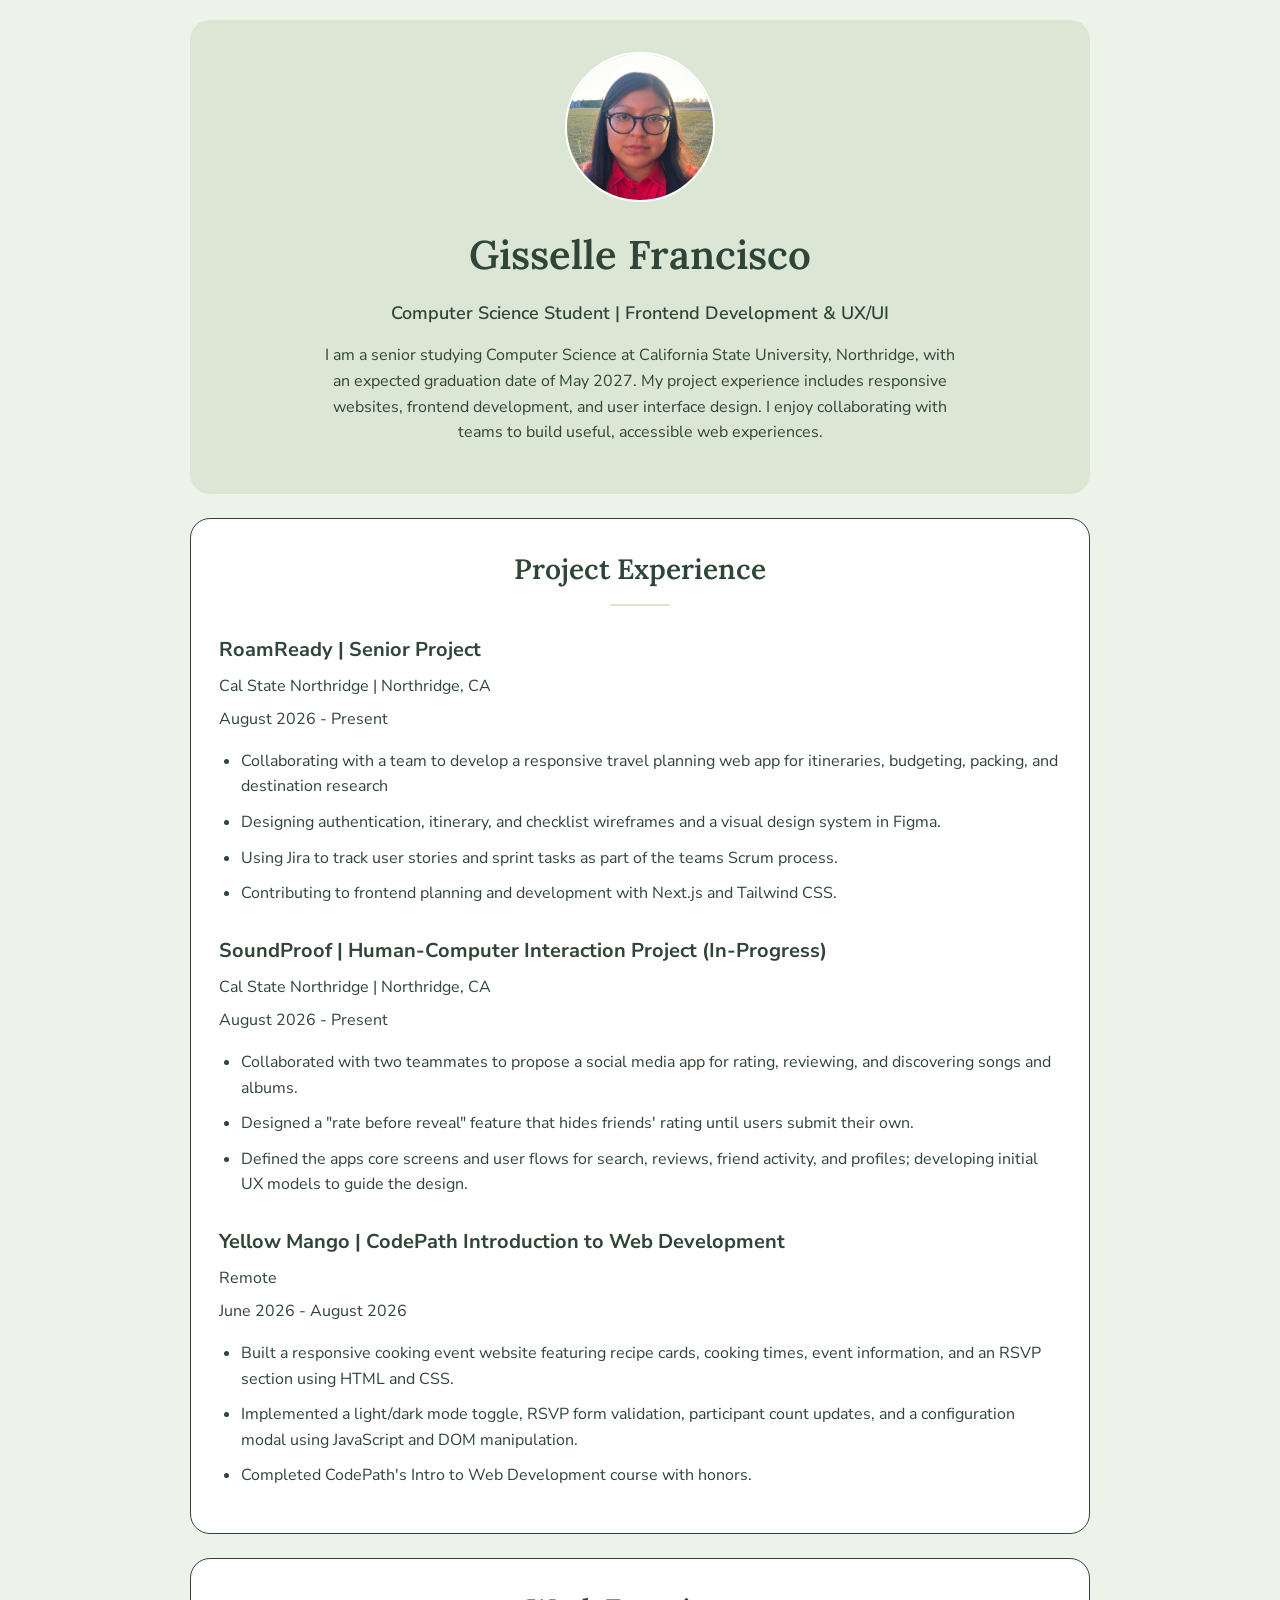
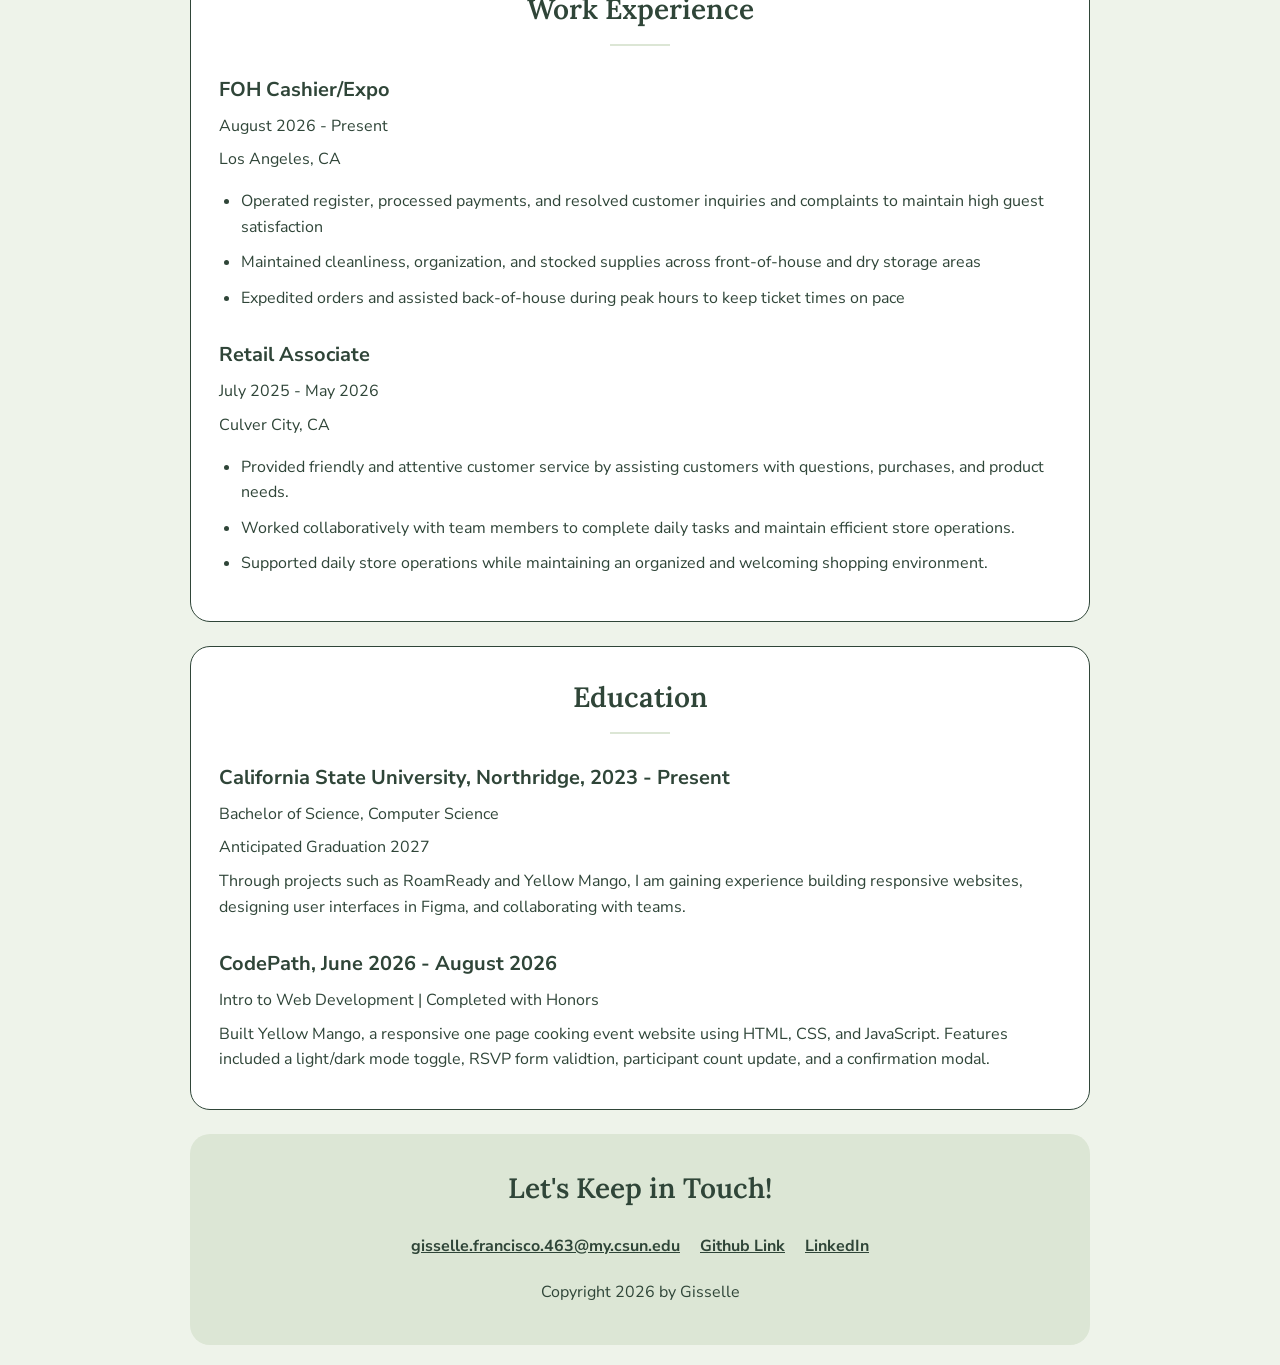
<file: Comp484-hw8/index.html>
<!DOCTYPE html>
<html lang="en">
<head>
    <meta charset="UTF-8">
    <meta name="viewport" content="width=device-width, initial-scale=1.0">
    <title>Gisselle Francisco | Resume</title>
  
    <link
        href="https://fonts.googleapis.com/css2?family=Lora:wght@600&family=Nunito+Sans:wght@400;700&display=swap"
        rel="stylesheet"
    >
      <link href="css/styles.css" rel="stylesheet">
</head>
<body>
    <!-- // Intro -->
    <header>
        
        <img src="images/Resume-image.jpg" alt="Gisselle Francisco">
        <h1>Gisselle Francisco</h1>
        <h2>Computer Science Student | Frontend Development &amp; UX/UI</h2>
        <p>
            I am a senior studying Computer Science at California State University, Northridge, with an expected graduation date of May 2027. My project experience includes responsive websites, frontend development, and user interface design. I enjoy collaborating with teams to build useful, accessible web experiences.
        </p>
    </header>
    
    <main> 
        
        <!-- // Project Experience -->
        <section class="project-experience">   
            <h2>Project Experience</h2>
            <!-- Job Details: copy this whole block to add more jobs -->
             <h3>RoamReady | Senior Project</h3>
             <p>Cal State Northridge | Northridge, CA</p>
             <p>August 2026 - Present</p>

             <ul>
                <li>Collaborating with a team to develop a responsive travel planning web app for itineraries, budgeting, packing, and destination research</li>
                <li>Designing authentication, itinerary, and checklist wireframes and a visual design system in Figma.</li>
                <li>Using Jira to track user stories and sprint tasks as part of the teams Scrum process.</li>
                <li>Contributing to frontend planning and development with Next.js and Tailwind CSS.</li>
             </ul>

            <h3>SoundProof | Human-Computer Interaction Project (In-Progress)</h3>
            <p>Cal State Northridge | Northridge, CA</p>
            <p>August 2026 - Present</p>
            
            <!-- This list can be deleted if you don't want to use it. -->
            <ul>
                <li>Collaborated with two teammates to propose a social media app for rating, reviewing, and discovering songs and albums.</li>
                <li>Designed a "rate before reveal" feature that hides friends' rating until users submit their own.</li>
                <li>Defined the apps core screens and user flows for search, reviews, friend activity, and profiles; developing initial UX models to guide the design.</li>

            </ul>
            <!-- end of Job Details block. -->
            


            <!-- Job Details: copy this whole block to add more jobs -->
            <h3>Yellow Mango | CodePath Introduction to Web Development</h3>
            <p>Remote</p>
            <p>June 2026 - August 2026</p>
            
            <!-- This list can be deleted if you don't want to use it. -->
            <ul>
                <li>Built a responsive cooking event website featuring recipe cards, cooking times, event information, and an RSVP section using HTML and CSS.</li>
                <li>Implemented a light/dark mode toggle, RSVP form validation, participant count updates, and a configuration modal using JavaScript and DOM manipulation.</li>
                <li>Completed CodePath's Intro to Web Development course with honors.</li>
            
            </ul>

            
        </section>

        <!-- // Work Experience -->
         <section class="work-experience">
            <h2>Work Experience</h2>
            <h3>FOH Cashier/Expo</h3>

            <p>August 2026 - Present</p>
            <p>Los Angeles, CA</p>
            <ul>
                <li>Operated register, processed payments, and resolved customer inquiries and complaints to maintain high guest satisfaction</li>
                <li>Maintained cleanliness, organization, and stocked supplies across front-of-house and dry storage areas</li>
                <li>
                    Expedited orders and assisted back-of-house during peak hours to keep ticket times on pace
                </li>
            </ul>

            <h3>Retail Associate</h3>
            <p>July 2025 - May 2026</p>
            <P>Culver City, CA</P>
            <ul>
                <li>Provided friendly and attentive customer service by assisting customers with questions, purchases, and product needs.</li>
                <li>Worked collaboratively with team members to complete daily tasks and maintain efficient store operations.</li>
                <li>Supported daily store operations while maintaining an organized and welcoming shopping environment.</li>
            </ul>
         </section>

        <!-- // Education -->
        <section class="education">
            <h2>Education</h2>

            <!-- School details: copy this whole block to add more schools. -->
            <h3>California State University, Northridge, 2023 - Present</h3>
            <p>Bachelor of Science, Computer Science</p>
            <p>Anticipated Graduation 2027</p>
            
            <!-- Add as many paragraphs as you need. -->
            <p>Through projects such as RoamReady and Yellow Mango, I am gaining experience building responsive websites, designing user interfaces in Figma, and collaborating with teams.</p>
            <!-- End of school details. -->

            <!-- School details: copy this whole block to add more schools. -->
            <h3>CodePath, June 2026 - August 2026</h3>
            <p>Intro to Web Development | Completed with Honors</p>
            
            <!-- Add as many paragraphs as you need. -->
            <p>Built Yellow Mango, a responsive one page cooking event website using HTML, CSS, and JavaScript. Features included a light/dark mode toggle, RSVP form validtion, participant count update, and a confirmation modal.</p>
            <!-- End of school details. -->
        </section>
    </main>
    
    <!-- // Footer & contact info -->
    <footer>
        <h2>Let's Keep in Touch!</h2>
        
        <!-- Social media and contact links. Add or remove any networks. -->
        <div>
            <a href="mailto:gisselle.francisco.463@my.csun.edu">gisselle.francisco.463@my.csun.edu</a>
            <a href="https://github.com/gissellefrancisco463-ux" target="_blank">Github Link</a>
            <a href="https://www.linkedin.com/in/gisselle-francisco-b83067249/?isSelfProfile=true" target="_blank">LinkedIn</a>
        </div>

        <p>Copyright 2026 by Gisselle</p>
    </footer>
</body>
</html>
</file>
<file: Comp484-hw8/css/styles.css>
/* Color Palette
#EEF3EA - color 1 
#2F4538 - color 2
#DCE6D5 - color 3
#FFFFFF - color 4
*/

/* Global styles 
------------------------------------*/
*{
    box-sizing: border-box;
}

body {
    background: #EEF3EA;
    margin: 0;
    padding: 20px;
    color: #2f4538;
    font-family: "Nunito Sans", Arial, Sans-serif;
    font-size: 16px;
    font-weight: 400;
    line-height: 1.6;
}

header, main, footer {
    max-width: 900px;
    margin: 0 auto;
}

h1, h2{
    font-family: "Lora", Georgia, serif;
    font-weight: 600;
}

h1 {
    font-size: 40px;
    margin: 12px 0;
}

h2 {
    font-size: 28px;
    margin-top: 0;
}

h3 {
    font-size: 20px;
    font-weight: 700;
    margin-top: 28px;
    margin-bottom: 6px;
}

p {
    margin: 8px 0;
}

section {
    margin: 24px 0;
    padding: 28px;
    border: 1px solid #2f4538;
    border-radius: 20px;

}

section h2{
    text-align: center;
}

section h2::after{
    content: "";
    display: block;
    height: 2px;
    width: 60px;
    margin: 12px auto 24px;
    background: #dce6d5;


}

ul{
    padding-left: 22px;
}

li {
    margin-bottom: 10px;
}

a {
    color: #2f4538;
    font-weight: 700;
    overflow-wrap: anywhere;
}

a:hover{
    text-decoration-thickness: 2px;
}

/* Header & Footer 
------------------------------------*/
header, footer {
    background: #dce6d5;
    padding: 32px;
    border-radius: 20px;
    text-align: center;
}

header img {
    width: 150px;
    height: 150px;
    object-fit: cover;
    border-radius: 50%;
    border: 2px solid #ffff;

}

header h2{
    font-family: "Nunito Sans", Arial, sans-serif;
    font-size: 18px;
}

header p {
    max-width: 650px;
    margin: 16px auto;
}

footer div {
    display: flex;
    flex-wrap: wrap;
    justify-content: center;
    gap: 12px 20px;
}

footer p{
    margin-top: 20px;
}

/* Work Experience
------------------------------------*/
.work-experience {
    background: #ffff;
}

.project-experience {
    background: #FFFFFF;
}


/* Education
------------------------------------*/
.education {
    background: #FFFFFF;
}
</file>
